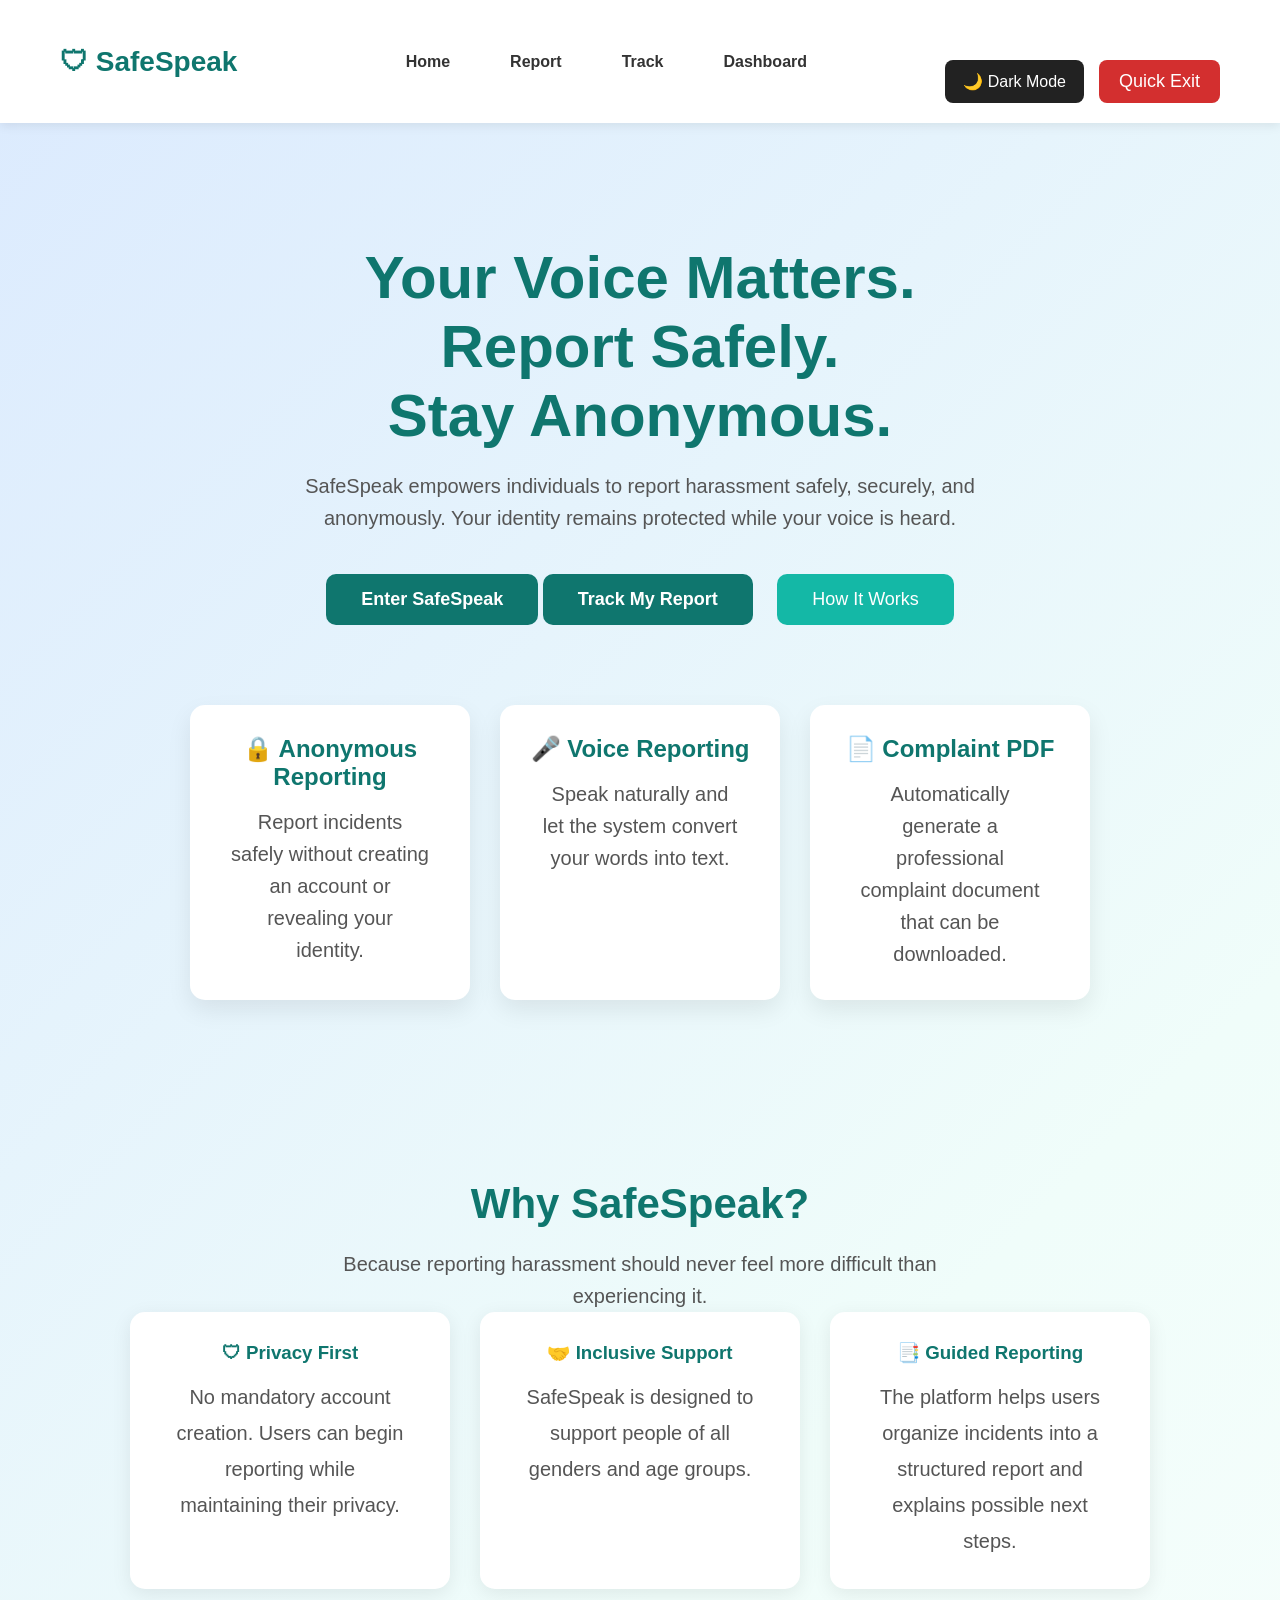
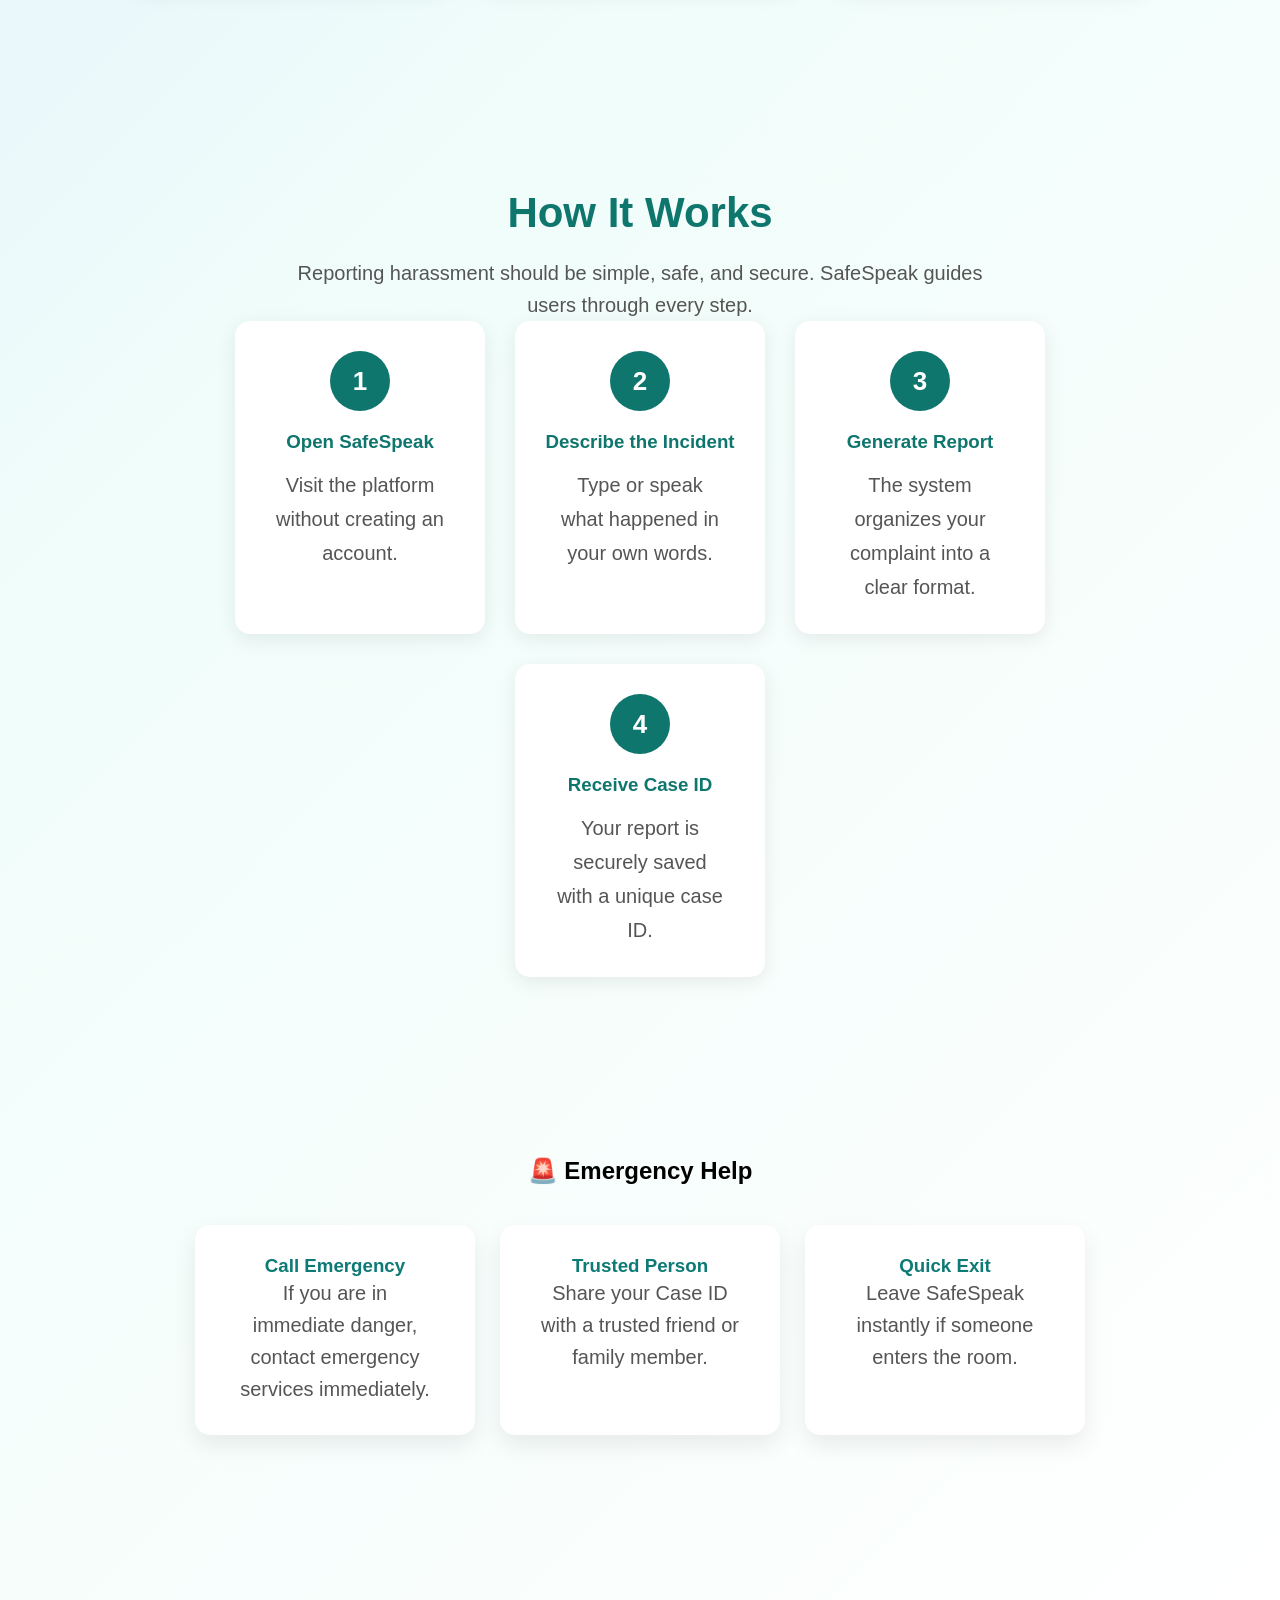
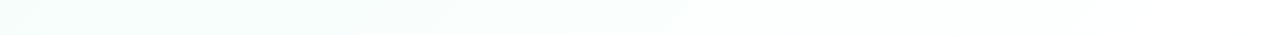
<file: index.html>
<!DOCTYPE html>
<html lang="en">

<head>

<meta charset="UTF-8">

<meta name="viewport" content="width=device-width, initial-scale=1.0">

<title>SafeSpeak</title>

<link rel="stylesheet" href="style.css">

</head>

<body>

<header>

<div class="logo">
🛡 SafeSpeak
</div>

<nav>

<a href="index.html">Home</a>

<a href="report.html">Report</a>

<a href="track.html">Track</a>

<a href="dashboard.html">Dashboard</a>

</nav>

<div class="header-buttons">

<button class="dark-btn" onclick="toggleDarkMode()">
🌙 Dark Mode
</button>

<button class="exit-btn" onclick="quickExit()">
Quick Exit
</button>

</div>

</header>

<section class="hero">

<h1>Your Voice Matters.<br>Report Safely.<br>Stay Anonymous.</h1>

<p>

SafeSpeak empowers individuals to report harassment safely,
securely, and anonymously. Your identity remains protected while
your voice is heard.
</p>

<a href="report.html" class="btn">Enter SafeSpeak</a>
<a href="track.html" class="btn">
Track My Report
</a>

<button class="learn">How It Works</button>

<section class="features">

    <div class="card">
        <h2>🔒 Anonymous Reporting</h2>
        <p>
            Report incidents safely without creating an account
            or revealing your identity.
        </p>
    </div>

    <div class="card">
        <h2>🎤 Voice Reporting</h2>
        <p>
            Speak naturally and let the system convert your
            words into text.
        </p>
    </div>

    <div class="card">
        <h2>📄 Complaint PDF</h2>
        <p>
            Automatically generate a professional complaint
            document that can be downloaded.
        </p>
    </div>

</section>
<section class="why">

    <h2>Why SafeSpeak?</h2>

    <p class="subtitle">
        Because reporting harassment should never feel more difficult than experiencing it.
    </p>

    <div class="why-grid">

        <div class="why-box">
            <h3>🛡 Privacy First</h3>
            <p>
                No mandatory account creation. Users can begin reporting while maintaining their privacy.
            </p>
        </div>

        <div class="why-box">
            <h3>🤝 Inclusive Support</h3>
            <p>
                SafeSpeak is designed to support people of all genders and age groups.
            </p>
        </div>

        <div class="why-box">
            <h3>📑 Guided Reporting</h3>
            <p>
                The platform helps users organize incidents into a structured report and explains possible next steps.
            </p>
        </div>

    </div>

</section>
<section class="workflow">

    <h2>How It Works</h2>

    <p class="workflow-text">
        Reporting harassment should be simple, safe, and secure.
        SafeSpeak guides users through every step.
    </p>

    <div class="steps">

        <div class="step">
            <div class="circle">1</div>
            <h3>Open SafeSpeak</h3>
            <p>Visit the platform without creating an account.</p>
        </div>

        <div class="step">
            <div class="circle">2</div>
            <h3>Describe the Incident</h3>
            <p>Type or speak what happened in your own words.</p>
        </div>

        <div class="step">
            <div class="circle">3</div>
            <h3>Generate Report</h3>
            <p>The system organizes your complaint into a clear format.</p>
        </div>

        <div class="step">
            <div class="circle">4</div>
            <h3>Receive Case ID</h3>
            <p>Your report is securely saved with a unique case ID.</p>
        </div>

    </div>

</section>
<section class="emergency">

<h2>🚨 Emergency Help</h2>

<div class="cards">

<div class="card">
<h3>Call Emergency</h3>
<p>If you are in immediate danger, contact emergency services immediately.</p>
</div>

<div class="card">
<h3>Trusted Person</h3>
<p>Share your Case ID with a trusted friend or family member.</p>
</div>

<div class="card">
<h3>Quick Exit</h3>
<p>Leave SafeSpeak instantly if someone enters the room.</p>
</div>

</div>

</section>
<script src="script.js"></script>
</body>
</html>
</file>
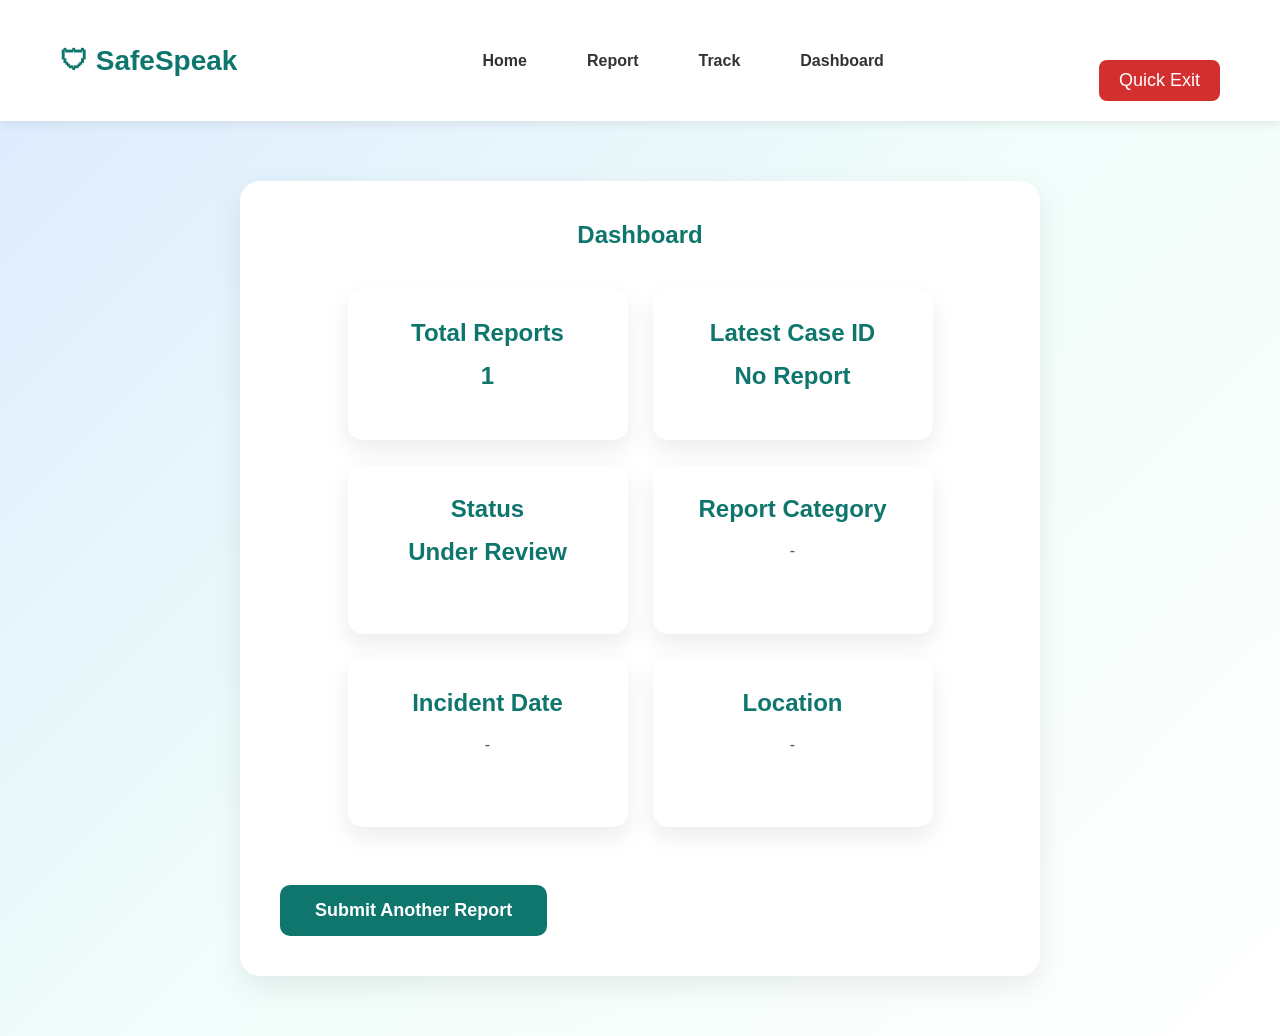
<file: dashboard.html>
<!DOCTYPE html>
<html lang="en">
<head>
<meta charset="UTF-8">
<title>SafeSpeak Dashboard</title>
<link rel="stylesheet" href="style.css">
</head>

<body>

<header>

<div class="logo">
🛡 SafeSpeak
</div>

<nav>

<a href="index.html">Home</a>

<a href="report.html">Report</a>

<a href="track.html">Track</a>

<a href="dashboard.html">Dashboard</a>

</nav>

<button class="exit-btn" onclick="quickExit()">
Quick Exit
</button>

</header>

<section class="report-page">

<h1>Dashboard</h1>

<div class="cards">

<div class="card">
<h2>Total Reports</h2>
<h1 id="totalReports">1</h1>
</div>

<div class="card">
<h2>Latest Case ID</h2>
<h1 id="latestCase">Loading...</h1>
</div>

<div class="card">
<h2>Status</h2>
<h1>Under Review</h1>
</div>

<div class="card">
<h2>Report Category</h2>
<p id="reportCategory"></p>
</div>

<div class="card">
<h2>Incident Date</h2>
<p id="incidentDate"></p>
</div>

<div class="card">
<h2>Location</h2>
<p id="incidentLocation"></p>
</div>

</div>

<br>

<a href="report.html">
<button class="btn">Submit Another Report</button>
</a>

</section>

<script src="script.js"></script>

<script>

document.getElementById("latestCase").innerHTML =
localStorage.getItem("caseID") || "No Report";

document.getElementById("reportCategory").innerHTML =
localStorage.getItem("category") || "-";

document.getElementById("incidentDate").innerHTML =
localStorage.getItem("date") || "-";

document.getElementById("incidentLocation").innerHTML =
localStorage.getItem("location") || "-";

</script>

<script src="script.js"></script>

</body>
</html>
</file>
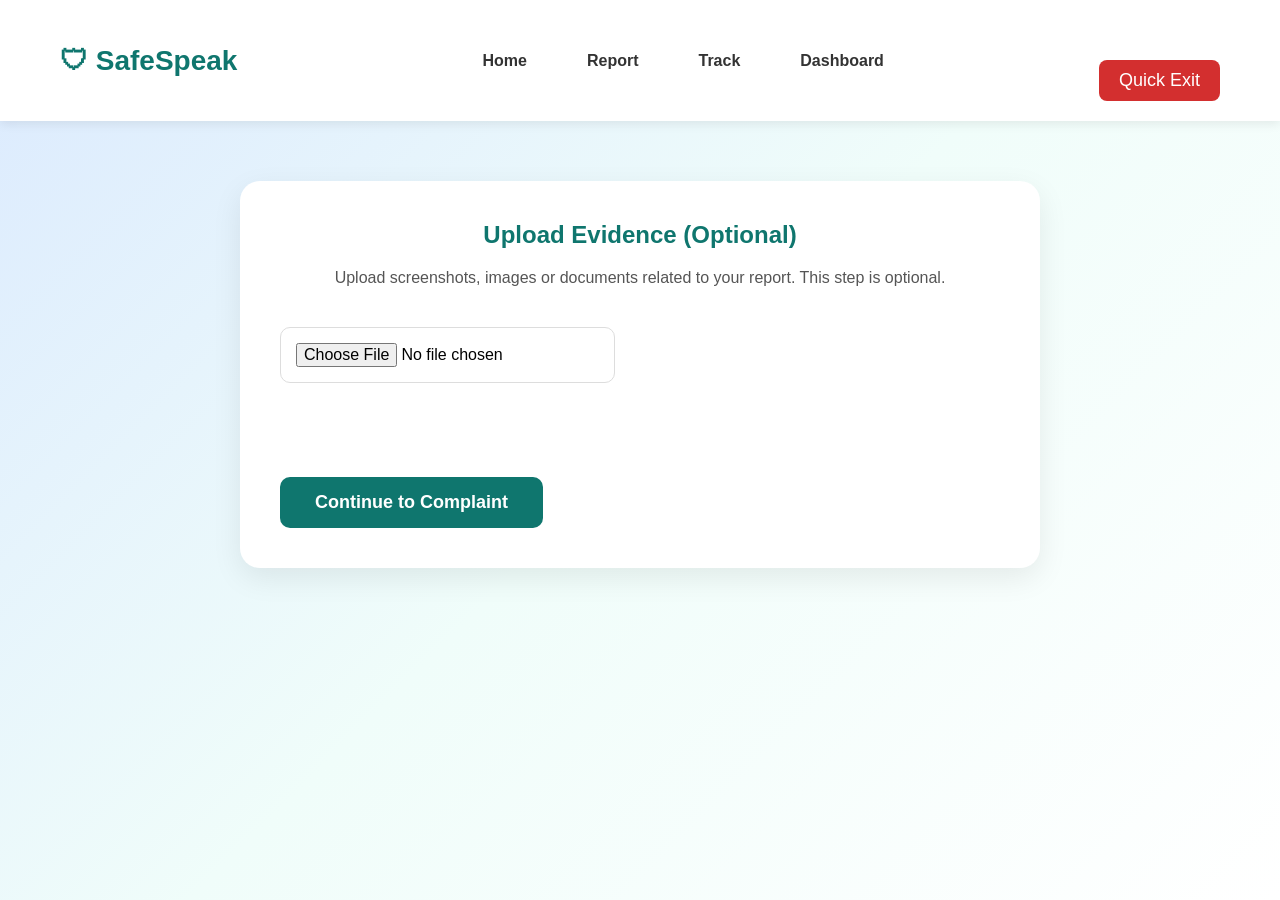
<file: evidence.html>
<!DOCTYPE html>
<html lang="en">
<head>
<meta charset="UTF-8">
<title>Upload Evidence</title>
<link rel="stylesheet" href="style.css">
</head>

<body>

<header>

<div class="logo">
🛡 SafeSpeak
</div>

<nav>

<a href="index.html">Home</a>

<a href="report.html">Report</a>

<a href="track.html">Track</a>

<a href="dashboard.html">Dashboard</a>

</nav>

<button class="exit-btn" onclick="quickExit()">
Quick Exit
</button>

</header>

<section class="report-page">

<h1>Upload Evidence (Optional)</h1>

<p>
Upload screenshots, images or documents related to your report.
This step is optional.
</p>

<input type="file" id="evidenceFile" accept="image/*,.pdf">

<br><br>

<img id="preview" style="max-width:300px; display:none; border-radius:10px;">

<br><br>

<a href="complaint.html">
    <button type="button" class="btn">
        Continue to Complaint
    </button>
</a>

</section>

<script>

document.getElementById("evidenceFile").addEventListener("change", function(){

const file = this.files[0];

if(file){

const reader = new FileReader();

reader.onload = function(e){

document.getElementById("preview").src = e.target.result;

document.getElementById("preview").style.display = "block";

};

reader.readAsDataURL(file);

}

});

</script>

<script src="script.js"></script>

</body>
</html>
</file>
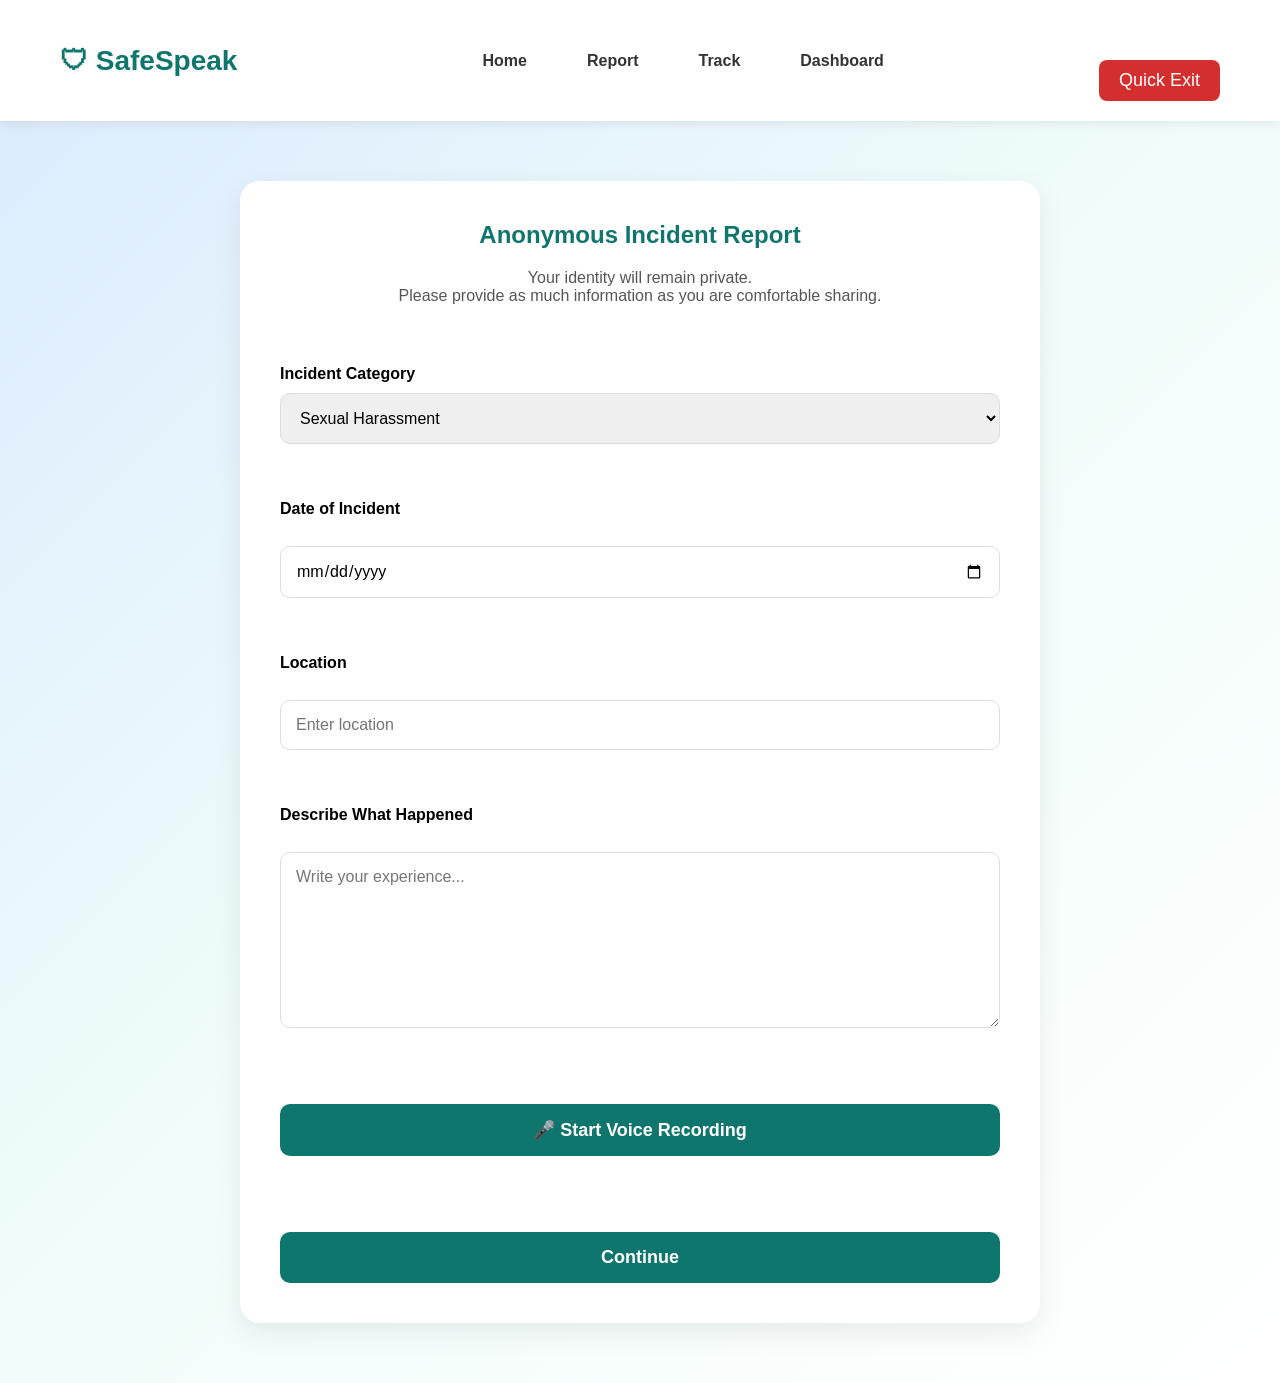
<file: report.html>
<!DOCTYPE html>
<html lang="en">

<head>
    <meta charset="UTF-8">
    <meta name="viewport" content="width=device-width, initial-scale=1.0">
    <title>Anonymous Report</title>

    <link rel="stylesheet" href="style.css">
</head>

<body>

<header>

<div class="logo">
🛡 SafeSpeak
</div>

<nav>

<a href="index.html">Home</a>

<a href="report.html">Report</a>

<a href="track.html">Track</a>

<a href="dashboard.html">Dashboard</a>

</nav>

<button class="exit-btn" onclick="quickExit()">
Quick Exit
</button>

</header>

<section class="report-page">

    <h1>Anonymous Incident Report</h1>

    <p>
        Your identity will remain private.<br>
        Please provide as much information as you are comfortable sharing.
    </p>

    <!-- Removed action="review.html" -->
    <form id="reportForm">

        <label>Incident Category</label>

        <select id="category">
            <option>Sexual Harassment</option>
            <option>Workplace Harassment</option>
            <option>Cyberbullying</option>
            <option>Stalking</option>
            <option>Domestic Abuse</option>
            <option>School Bullying</option>
            <option>Other</option>
        </select>

        <br><br>

        <label>Date of Incident</label><br>

        <input type="date" id="date">

        <br><br>

        <label>Location</label><br>

        <input
            type="text"
            id="location"
            placeholder="Enter location">

        <br><br>

        <label>Describe What Happened</label><br>

        <textarea
            id="description"
            rows="8"
            placeholder="Write your experience..."></textarea>

        <br><br>

        <button
            type="button"
            class="btn"
            onclick="startListening()">
            🎤 Start Voice Recording
        </button>

        <br><br>

        <button
            type="button"
            class="btn"
            onclick="saveReport()">
            Continue
        </button>

    </form>

</section>

<script src="script.js"></script>

</body>

</html>
</file>
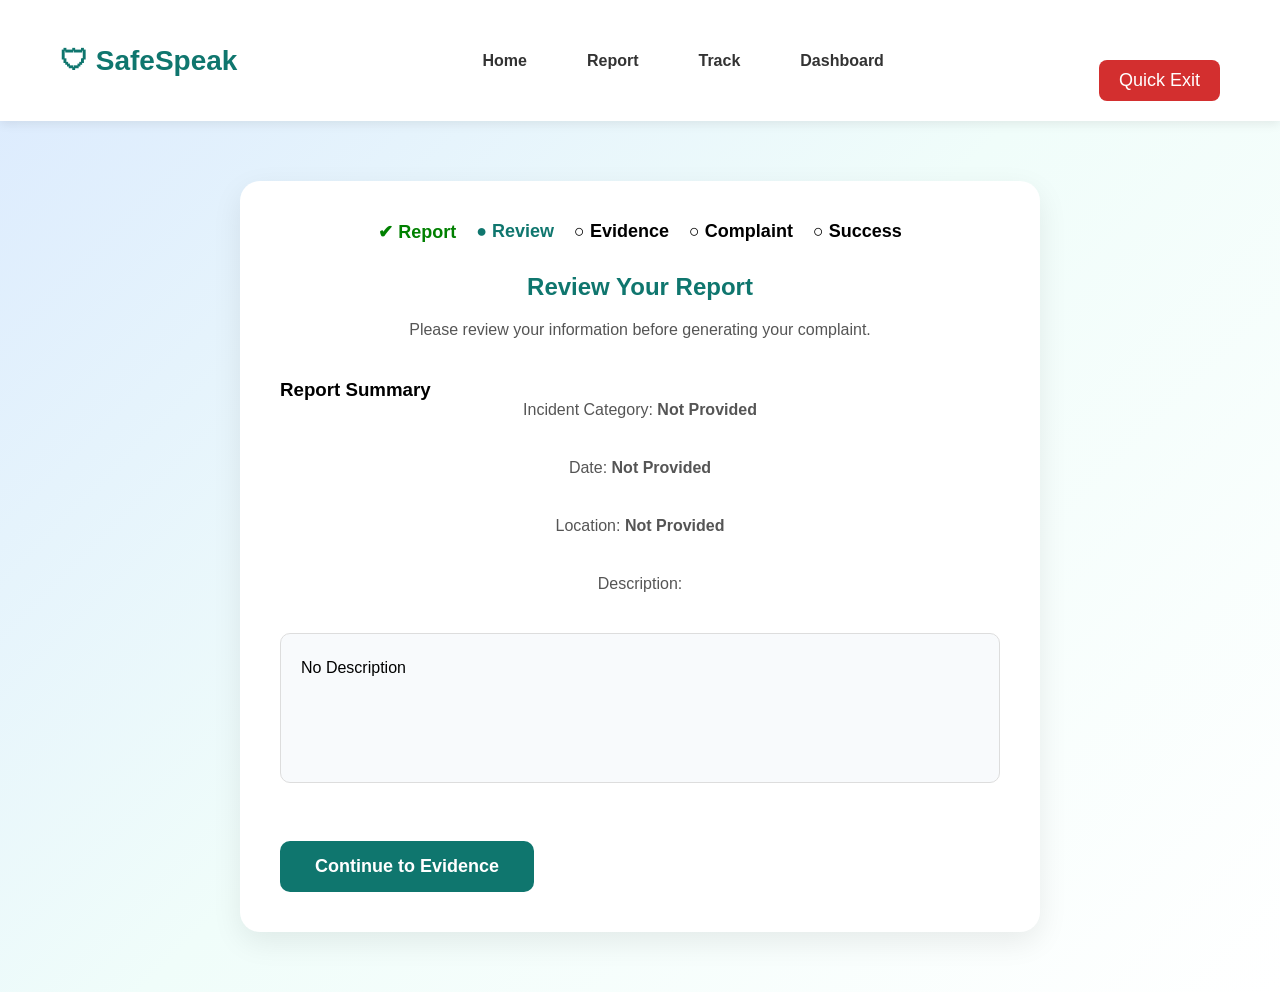
<file: review.html>
<!DOCTYPE html>
<html lang="en">
<head>
<meta charset="UTF-8">
<title>Review Report</title>
<link rel="stylesheet" href="style.css">
</head>

<body>

<header>

<div class="logo">
🛡 SafeSpeak
</div>

<nav>

<a href="index.html">Home</a>

<a href="report.html">Report</a>

<a href="track.html">Track</a>

<a href="dashboard.html">Dashboard</a>

</nav>

<button class="exit-btn" onclick="quickExit()">
Quick Exit
</button>

</header>

<section class="report-page">
<div class="progress">

<span class="done">✔ Report</span>

<span class="current">● Review</span>

<span>○ Evidence</span>

<span>○ Complaint</span>

<span>○ Success</span>

</div>    

<h1>Review Your Report</h1>

<p>Please review your information before generating your complaint.</p>

<div class="notice">

<h3>Report Summary</h3>

<p>
Incident Category:
<strong id="reviewCategory"></strong>
</p>

<p>
Date:
<strong id="reviewDate"></strong>
</p>

<p>
Location:
<strong id="reviewLocation"></strong>
</p>

<p>Description:</p>

<div class="summary-box" id="reviewDescription"></div>

</div>

<br>

<a href="evidence.html">
<button class="btn">
Continue to Evidence
</button>
</a>

</section>

<script>

document.getElementById("reviewCategory").innerHTML =
localStorage.getItem("category") || "Not Provided";

document.getElementById("reviewDate").innerHTML =
localStorage.getItem("date") || "Not Provided";

document.getElementById("reviewLocation").innerHTML =
localStorage.getItem("location") || "Not Provided";

document.getElementById("reviewDescription").innerHTML =
localStorage.getItem("description") || "No Description";

</script>

</body>
</html>
</file>
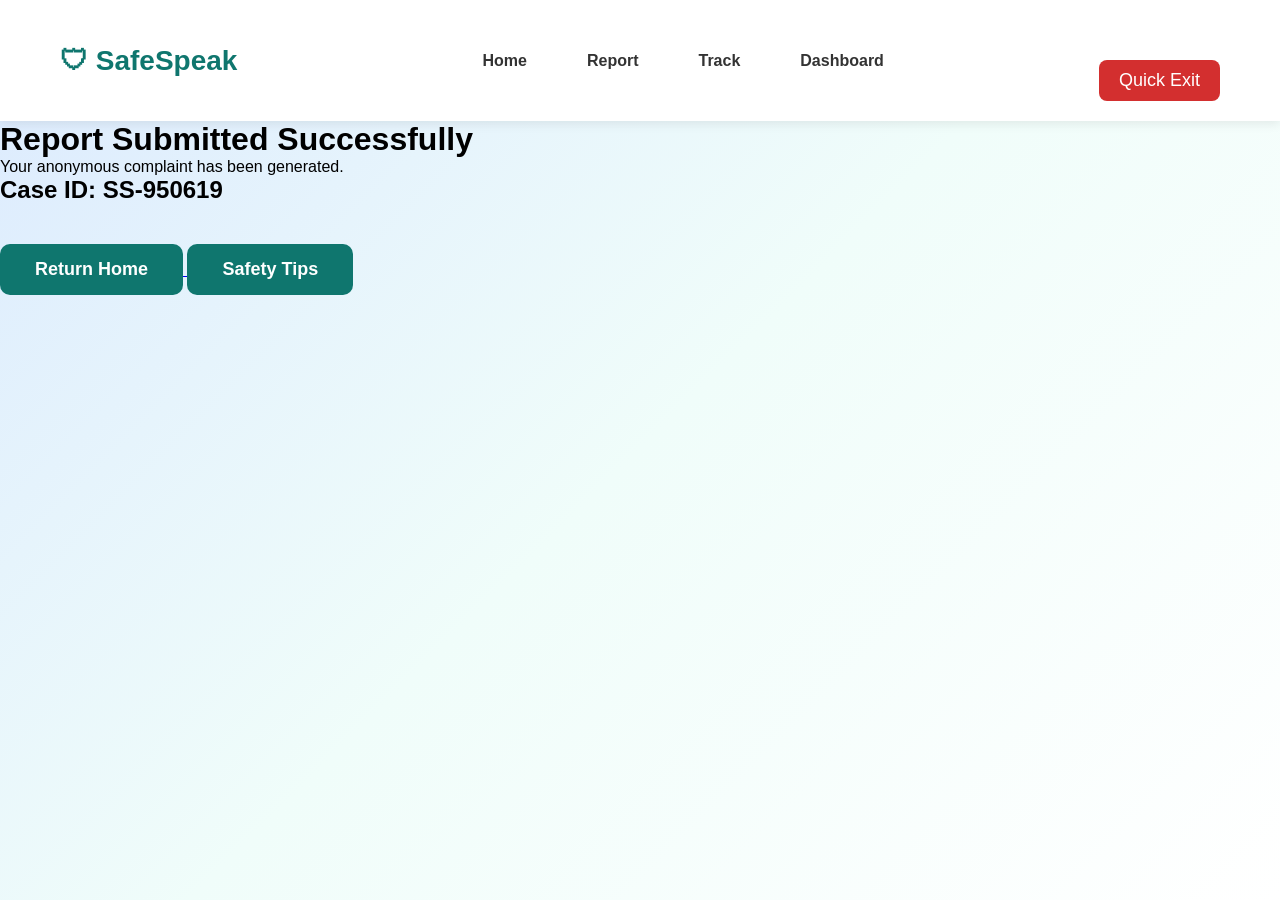
<file: success.html>
<!DOCTYPE html>
<html>

<head>

<title>Report Submitted</title>

<link rel="stylesheet" href="style.css">

</head>

<body>

<header>

<div class="logo">
🛡 SafeSpeak
</div>

<nav>

<a href="index.html">Home</a>

<a href="report.html">Report</a>

<a href="track.html">Track</a>

<a href="dashboard.html">Dashboard</a>

</nav>

<button class="exit-btn" onclick="quickExit()">
Quick Exit
</button>

</header>

<h1>Report Submitted Successfully</h1>

<p>Your anonymous complaint has been generated.</p>

<h2 id="caseID"></h2>

<a href="index.html">
<button class="btn">
Return Home
</button>
</a>
<a href="tips.html">
<button class="btn">
Safety Tips
</button>
</a>

</div>

<script src="script.js"></script>

<script>
generateCaseID();
</script>

</body>

</html>
</file>
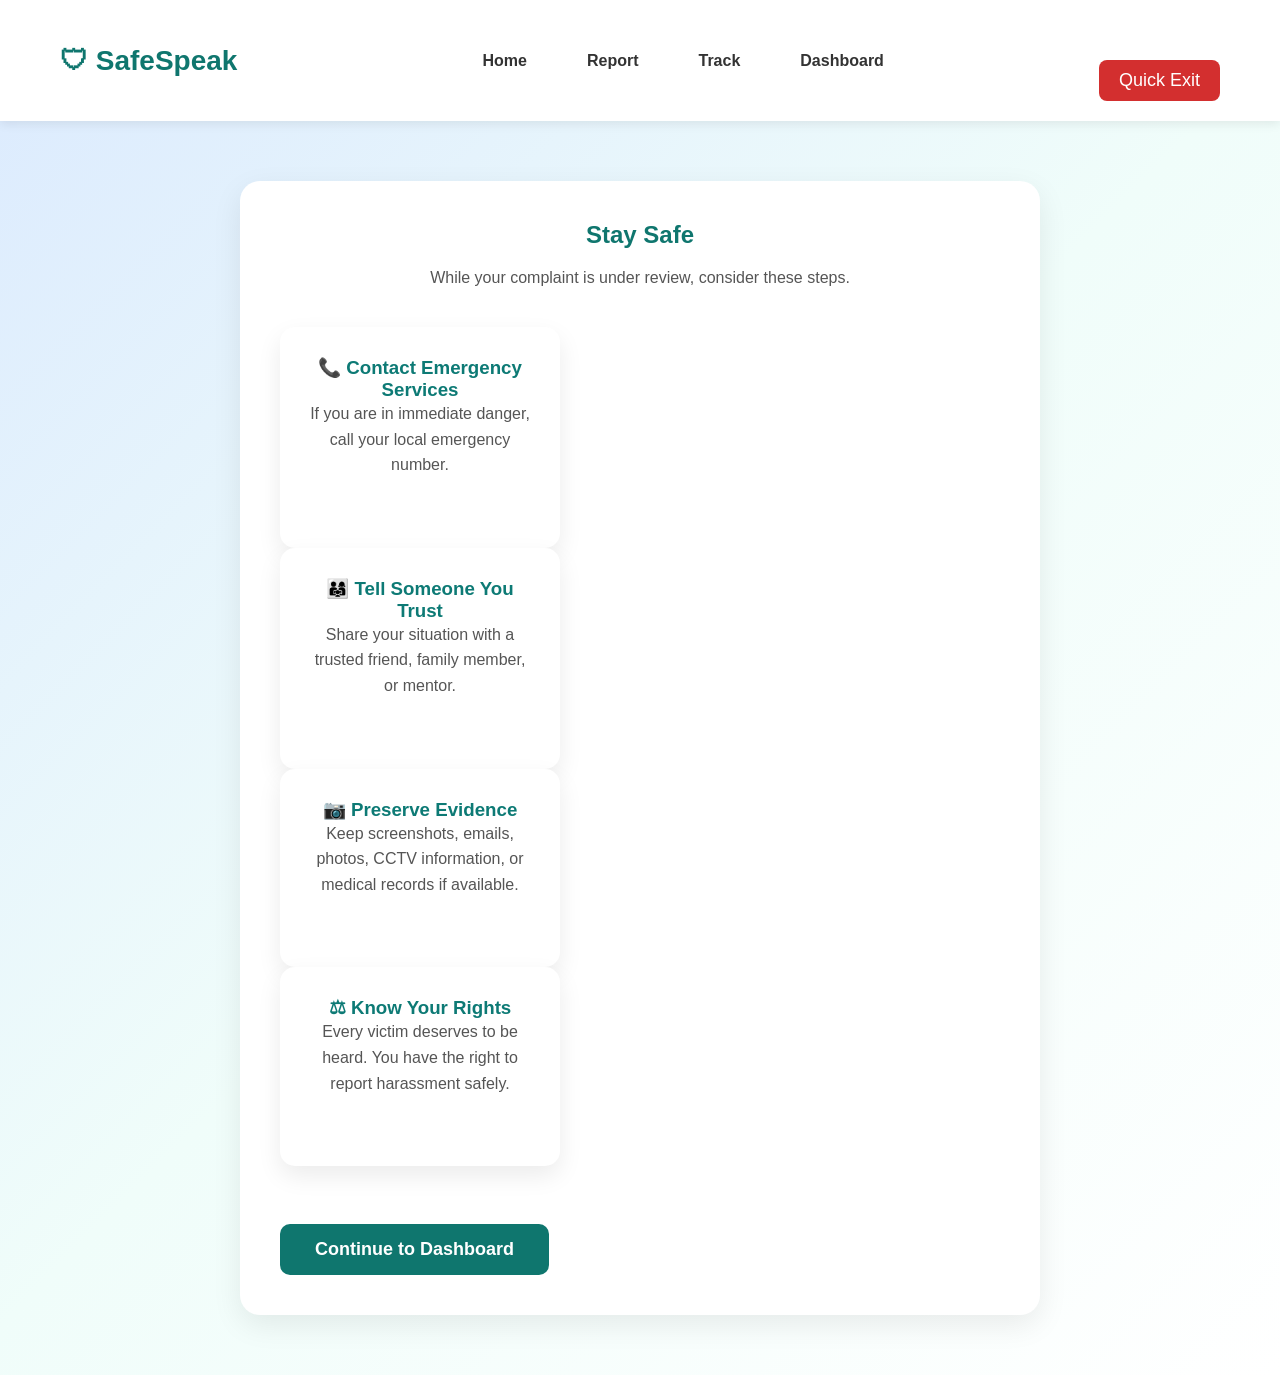
<file: tips.html>
<!DOCTYPE html>
<html lang="en">

<head>
<meta charset="UTF-8">
<title>Safety Tips</title>
<link rel="stylesheet" href="style.css">
</head>

<body>

<header>

<div class="logo">🛡 SafeSpeak</div>

<nav>
<a href="index.html">Home</a>
<a href="report.html">Report</a>
<a href="track.html">Track</a>
<a href="dashboard.html">Dashboard</a>
</nav>

<button class="exit-btn" onclick="quickExit()">
Quick Exit
</button>

</header>

<section class="report-page">

<h1>Stay Safe</h1>

<p>
While your complaint is under review, consider these steps.
</p>

<div class="card">

<h3>📞 Contact Emergency Services</h3>

<p>
If you are in immediate danger, call your local emergency number.
</p>

</div>

<div class="card">

<h3>👨‍👩‍👧 Tell Someone You Trust</h3>

<p>
Share your situation with a trusted friend, family member, or mentor.
</p>

</div>

<div class="card">

<h3>📷 Preserve Evidence</h3>

<p>
Keep screenshots, emails, photos, CCTV information, or medical records if available.
</p>

</div>

<div class="card">

<h3>⚖ Know Your Rights</h3>

<p>
Every victim deserves to be heard. You have the right to report harassment safely.
</p>

</div>

<br>

<a href="dashboard.html">
<button class="btn">
Continue to Dashboard
</button>
</a>

</section>

<script src="script.js"></script>

</body>
</html>
</file>
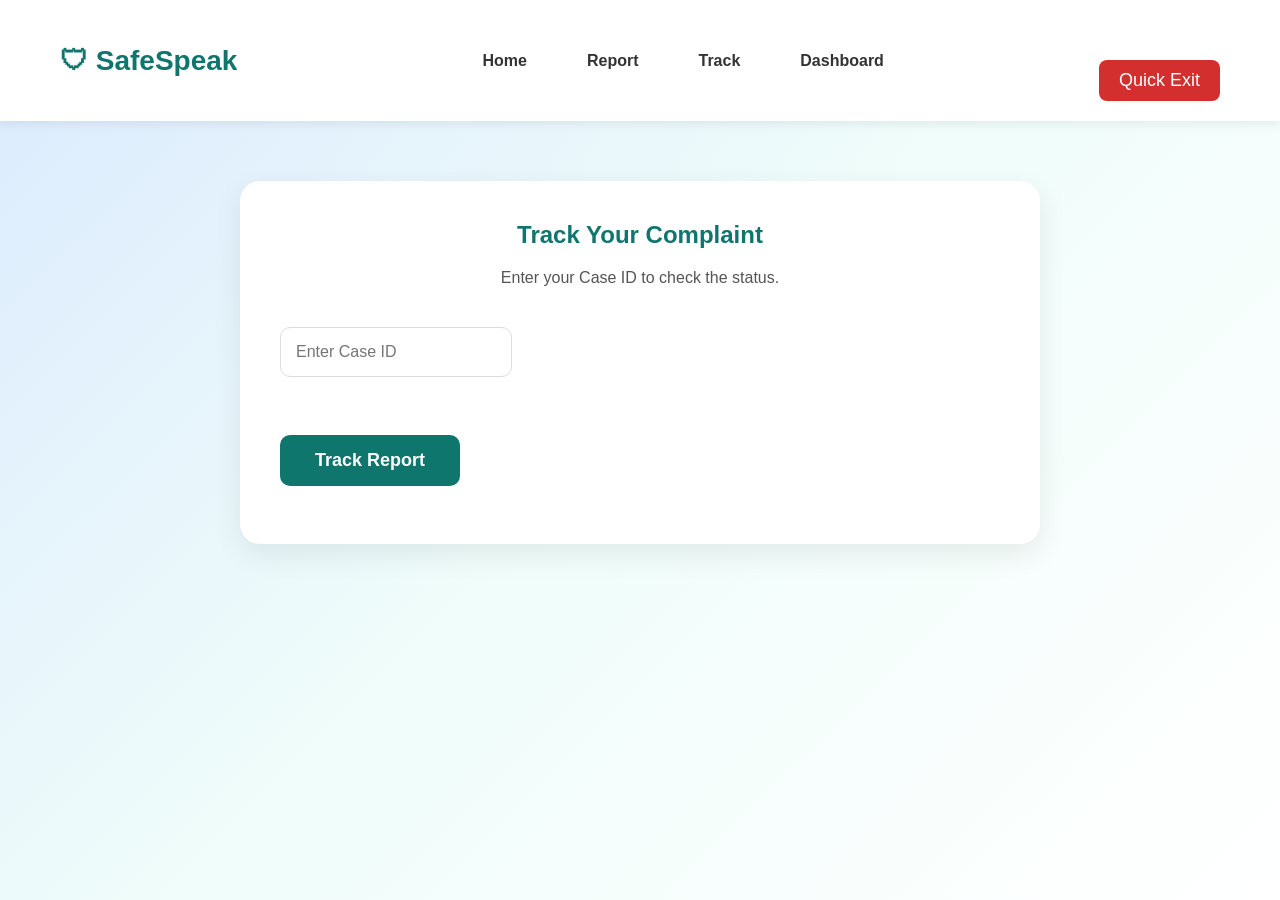
<file: track.html>
<!DOCTYPE html>
<html lang="en">
<head>
<meta charset="UTF-8">
<title>Track Report</title>
<link rel="stylesheet" href="style.css">
</head>

<body>

<header>

<div class="logo">
🛡 SafeSpeak
</div>

<nav>

<a href="index.html">Home</a>

<a href="report.html">Report</a>

<a href="track.html">Track</a>

<a href="dashboard.html">Dashboard</a>

</nav>

<button class="exit-btn" onclick="quickExit()">
Quick Exit
</button>

</header>

<section class="report-page">

<h1>Track Your Complaint</h1>

<p>Enter your Case ID to check the status.</p>

<input
type="text"
id="caseInput"
placeholder="Enter Case ID">

<br><br>

<button class="btn" onclick="trackReport()">
Track Report
</button>

<br><br>

<div id="statusBox" class="summary-box" style="display:none;">

<h3>Complaint Status</h3>

<p id="statusText"></p>

</div>

</section>

<script src="script.js"></script>

</body>

</html>
</file>
<file: style.css>
*{
    margin:0;
    padding:0;
    box-sizing:border-box;
}

body{
    margin:0;
    padding:0;
    font-family:Arial, Helvetica, sans-serif;

    background:linear-gradient(
        135deg,
        #dbeafe,
        #f0fdfa,
        #ffffff
    );

    min-height:100vh;
}
header{

    display:flex;

    justify-content:space-between;

    align-items:center;

    padding:20px 80px;

    background:white;

    box-shadow:0 2px 8px rgba(0,0,0,.1);

}

.logo{

    font-size:28px;

    font-weight:bold;

    color:#0F766E;

}

nav a{

    margin-left:30px;

    text-decoration:none;

    color:#333;

    font-weight:bold;

}

.hero{

    text-align:center;

    padding:120px 40px;

}

.hero h1{

    font-size:60px;

    color:#0F766E;

    margin-bottom:20px;

}

.hero p{

    font-size:20px;

    width:700px;

    max-width:90%;

    margin:auto;

    line-height:1.6;

    color:#555;

}

button{

    margin-top:40px;

    padding:15px 35px;

    font-size:18px;

    border:none;

    border-radius:10px;

    cursor:pointer;

    background:#0F766E;

    color:white;

}

.learn{

    background:#14B8A6;

    margin-left:20px;

}
/* ---------- Feature Cards ---------- */

.features{

    display:flex;

    justify-content:center;

    gap:30px;

    padding:80px;

    flex-wrap:wrap;

}

.card{

    width:300px;

    background:white;

    padding:30px;

    border-radius:15px;

    box-shadow:0 5px 20px rgba(0,0,0,.08);

    text-align:center;

    transition:.3s;

}

.card:hover{

    transform:translateY(-8px);

}

.card h2{

    color:#0F766E;

    margin-bottom:15px;

}

.card p{

    color:#555;

    line-height:1.6;

}
/* WHY SECTION */

.why{

padding:100px 80px;

text-align:center;

}

.why h2{

font-size:42px;

color:#0F766E;

margin-bottom:20px;

}

.subtitle{

max-width:700px;

margin:auto;

font-size:20px;

color:#666;

margin-bottom:60px;

line-height:1.6;

}

.why-grid{

display:flex;

justify-content:center;

gap:30px;

flex-wrap:wrap;

}

.why-box{

width:320px;

background:white;

padding:30px;

border-radius:15px;

box-shadow:0 5px 20px rgba(0,0,0,.08);

}

.why-box h3{

color:#0F766E;

margin-bottom:15px;

}

.why-box p{

line-height:1.8;

color:#555;

}
/* HOW IT WORKS */

.workflow{

padding:100px 80px;

text-align:center;

}

.workflow h2{

font-size:42px;

color:#0F766E;

margin-bottom:20px;

}

.workflow-text{

font-size:20px;

color:#666;

max-width:700px;

margin:auto;

margin-bottom:60px;

}

.steps{

display:flex;

justify-content:center;

gap:30px;

flex-wrap:wrap;

}

.step{

background:white;

width:250px;

padding:30px;

border-radius:15px;

box-shadow:0 5px 20px rgba(0,0,0,.08);

transition:.3s;

}

.step:hover{

transform:translateY(-10px);

}

.circle{

width:60px;

height:60px;

background:#0F766E;

color:white;

font-size:26px;

border-radius:50%;

display:flex;

align-items:center;

justify-content:center;

margin:auto;

margin-bottom:20px;

font-weight:bold;

}

.step h3{

color:#0F766E;

margin-bottom:15px;

}

.step p{

line-height:1.7;

color:#555;

}
.btn{

display:inline-block;

margin-top:40px;

padding:15px 35px;

background:#0F766E;

color:white;

text-decoration:none;

border-radius:10px;

font-size:18px;

font-weight:bold;

transition:.3s;

}

.btn:hover{

background:#0b5d57;

}
.report-page{

max-width:800px;

margin:60px auto;

padding:40px;

background:white;

border-radius:20px;

box-shadow:0 10px 30px rgba(0,0,0,.08);

}

.report-page h1{

text-align:center;

color:#0F766E;

margin-bottom:20px;

}

.report-page p{

text-align:center;

margin-bottom:40px;

color:#555;

}

form{

display:flex;

flex-direction:column;

}

label{

margin-top:20px;

margin-bottom:10px;

font-weight:bold;

}

input,
select,
textarea{

padding:15px;

font-size:16px;

border:1px solid #ddd;

border-radius:10px;

}

textarea{

resize:vertical;

}

form button{

margin-top:30px;

}
.summary-box{

margin-top:20px;

padding:20px;

background:#F8FAFC;

border:1px solid #ddd;

border-radius:10px;

min-height:150px;

line-height:1.7;

}
.emergency{
    padding:80px 10%;
    text-align:center;
}

.cards{
    display:flex;
    gap:25px;
    justify-content:center;
    flex-wrap:wrap;
    margin-top:40px;
}

.card{
    width:280px;
    background:white;
    border-radius:15px;
    padding:30px;
    box-shadow:0 10px 25px rgba(0,0,0,.08);
    transition:.3s;
}

.card:hover{
    transform:translateY(-8px);
}

.card h3{
    color:#0d7a75;
}
.exit-btn{
    background:#d32f2f;
    color:white;
    border:none;
    padding:10px 20px;
    border-radius:8px;
    cursor:pointer;
    float:right;
}
.dashboard{

padding:80px;

text-align:center;

}

.dashboard-grid{

display:grid;

grid-template-columns:repeat(auto-fit,minmax(250px,1fr));

gap:25px;

margin-top:50px;

}

.dashboard-card{

background:white;

padding:30px;

border-radius:15px;

text-decoration:none;

color:#333;

box-shadow:0 5px 15px rgba(0,0,0,.1);

transition:.3s;

}

.dashboard-card:hover{

transform:translateY(-10px);

}

.dashboard-card h3{

color:#0F766E;

margin-top:20px;

margin-bottom:15px;

font-size:22px;

}
header{

display:flex;

justify-content:space-between;

align-items:center;

padding:20px 60px;

background:white;

box-shadow:0 3px 10px rgba(0,0,0,.08);

}

nav{

display:flex;

gap:30px;

}

nav a{

text-decoration:none;

font-weight:600;

color:#333;

transition:.3s;

}

nav a:hover{

color:#0F766E;

}

.logo{

font-size:28px;

font-weight:bold;

color:#0F766E;

}
.progress{

display:flex;

justify-content:center;

gap:20px;

margin-bottom:30px;

font-size:18px;

font-weight:bold;

}

.done{

color:green;

}

.current{

color:#0F766E;

}
.header-buttons{
display:flex;
gap:15px;
}

.dark-btn{
background:#222;
color:white;
border:none;
padding:12px 18px;
border-radius:8px;
cursor:pointer;
font-size:16px;
transition:0.3s;
}

.dark-btn:hover{
background:#444;
}
body.dark{
background:#121212;
color:white;
}

body.dark header{
background:#1e1e1e;
}

body.dark .report-page,
body.dark .card,
body.dark .why-box,
body.dark .step,
body.dark .container,
body.dark .summary-box{
background:#222;
color:white;
}

body.dark input,
body.dark textarea,
body.dark select{
background:#333;
color:white;
border:1px solid #555;
}

body.dark nav a{
color:white;
}

body.dark h1,
body.dark h2,
body.dark h3{
color:#38d9a9;
}

/* RESPONSIVE DESIGN */

html {
    scroll-behavior: smooth;
}

img {
    max-width: 100%;
}

button, a, input, textarea, select {
    font-family: inherit;
}

nav a:focus-visible,
button:focus-visible,
.btn:focus-visible {
    outline: 3px solid #14B8A6;
    outline-offset: 4px;
}

/* TABLETS */

@media (max-width: 1024px) {

    header {
        padding: 20px 30px;
        flex-wrap: wrap;
        gap: 20px;
    }

    .hero h1 {
        font-size: 48px;
    }

    .features,
    .why,
    .workflow {
        padding: 60px 30px;
    }

}

/* MOBILE PHONES */

@media (max-width: 768px) {

    header {
        flex-direction: column;
        padding: 20px;
        gap: 20px;
    }

    nav {
        justify-content: center;
        flex-wrap: wrap;
        gap: 15px;
    }

    nav a {
        margin: 0;
        font-size: 14px;
    }

    .header-buttons {
        justify-content: center;
        flex-wrap: wrap;
    }

    .hero {
        padding: 70px 20px;
    }

    .hero h1 {
        font-size: 36px;
    }

    .hero p {
        width: 100%;
        font-size: 16px;
    }

    .features,
    .why,
    .workflow,
    .emergency {
        padding: 50px 20px;
    }

    .why h2,
    .workflow h2 {
        font-size: 32px;
    }

    .card,
    .why-box,
    .step {
        width: 100%;
        max-width: 400px;
    }

    .steps {
        gap: 20px;
    }

    .report-page {
        margin: 25px 15px;
        padding: 25px 18px;
    }

    .dashboard {
        padding: 40px 20px;
    }

    .learn {
        margin-left: 0;
    }

}

/* SMALL MOBILE SCREENS */

@media (max-width: 400px) {

    .hero h1 {
        font-size: 30px;
    }

    .logo {
        font-size: 24px;
    }

    .btn,
    button {
        font-size: 15px;
        padding: 12px 20px;
    }

    .dark-btn,
    .exit-btn {
        padding: 10px 12px;
    }

}
</file>
